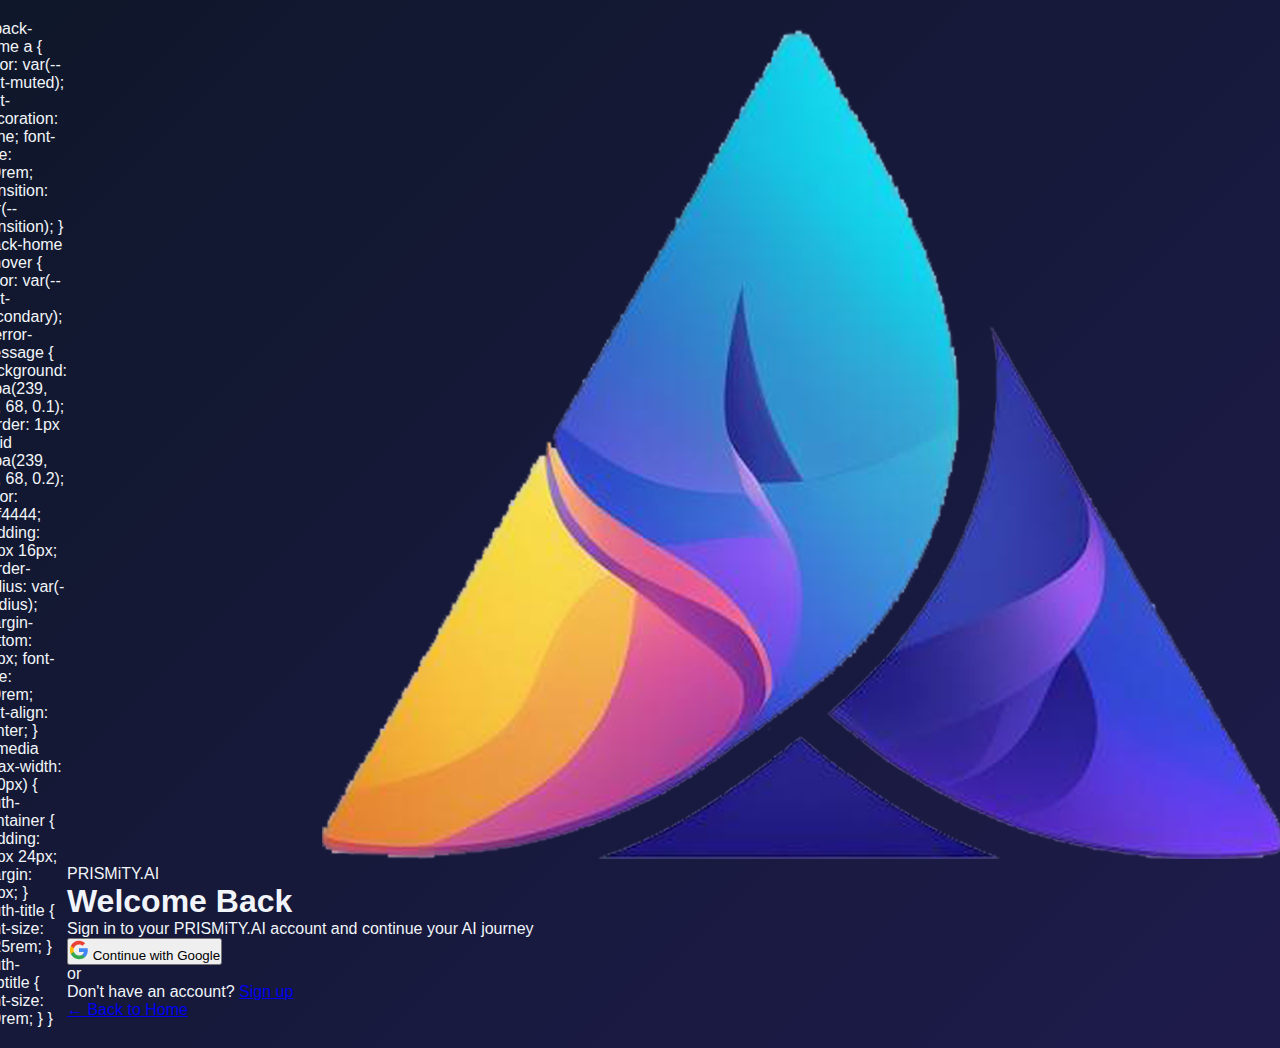
<file: public/login.html>
<!DOCTYPE html>
<html lang="en">
<head>
    <meta charset="UTF-8">
    <meta name="viewport" content="width=device-width, initial-scale=1.0">
    <title>Login - Prismity AI</title>
    <link rel="icon" type="image/png" href="Logo_of_an_AI_called_Prismity.png">
    <style>
    :root {
      --primary: #6366f1;
      --secondary: #8b5cf6;
      --accent: #06b6d4;
      --background: #0f172a;
      --surface: #1e293b;
      --surface-light: #334155;
      --text-primary: #f1f5f9;
      --text-secondary: #cbd5e1;
      --text-muted: #64748b;
      --border-color: #374151;
      --success: #10b981;
      --warning: #f59e0b;
      --error: #ef4444;
      --radius: 8px;
      --radius-lg: 12px;
      --shadow: 0 4px 6px -1px rgba(0, 0, 0, 0.1);
      --shadow-sm: 0 1px 2px 0 rgba(0, 0, 0, 0.05);
      --transition: all 0.2s ease-in-out;
    }

    * {
      margin: 0;
      padding: 0;
      box-sizing: border-box;
    }

    body {
      font-family: -apple-system, BlinkMacSystemFont, 'Segoe UI', Roboto, 'Helvetica Neue', Arial, sans-serif;
      background: linear-gradient(135deg, var(--background) 0%, #1e1b4b 100%);
      color: var(--text-primary);
      min-height: 100vh;
      display: flex;
      align-items: center;
      justify-content: center;
      padding: 20px;
    }

    .login-container {
      background: var(--surface);
      border-radius: var(--radius-lg);
      padding: 48px;
      width: 100%;
      max-width: 480px;
      box-shadow: var(--shadow);
      border: 1px solid var(--border-color);
    }

    .login-header {
      text-align: center;
      margin-bottom: 32px;
    }

    .logo {
      width: 64px;
      height: 64px;
      margin: 0 auto 16px;
      border-radius: var(--radius);
    }

    .login-title {
      font-size: 2rem;
      font-weight: 700;
      margin-bottom: 8px;
      background: linear-gradient(135deg, var(--primary), var(--secondary));
      -webkit-background-clip: text;
      -webkit-text-fill-color: transparent;
      background-clip: text;
    }

    .login-description {


<!DOCTYPE html>
<html lang="en">
<head>
  <meta charset="UTF-8">
  <meta name="viewport" content="width=device-width, initial-scale=1.0">
  <title>Log In - PRISMiTY.AI</title>
  <link rel="stylesheet" href="style.css">
  <link href="https://fonts.googleapis.com/css2?family=Inter:wght@300;400;500;600;700;800;900&display=swap" rel="stylesheet">
  <style>
    .auth-page {
      min-height: 100vh;
      background: var(--bg-primary);
      display: flex;
      align-items: center;
      justify-content: center;
      padding: 20px;
      position: relative;
      overflow: hidden;
    }

    .auth-page::before {
      content: '';
      position: absolute;
      top: 0;
      left: 0;
      right: 0;
      bottom: 0;
      background: var(--prismity-subtle);
      opacity: 0.3;
    }

    .auth-container {
      background: var(--bg-secondary);
      border: 1px solid var(--border-color);
      border-radius: var(--radius-xl);
      padding: 48px;
      max-width: 440px;
      width: 100%;
      box-shadow: var(--shadow-xl);
      position: relative;
      z-index: 1;
      backdrop-filter: blur(20px);
    }

    .auth-header {
      text-align: center;
      margin-bottom: 40px;
    }

    .auth-logo {
      display: flex;
      align-items: center;
      justify-content: center;
      gap: 12px;
      margin-bottom: 24px;
    }

    .auth-logo img {
      width: 48px;
      height: 48px;
      border-radius: 8px;
    }

    .auth-logo-text {
      font-size: 1.8rem;
      font-weight: 700;
      background: var(--prismity-text-gradient);
      -webkit-background-clip: text;
      -webkit-text-fill-color: transparent;
      background-clip: text;
      font-family: var(--font-heading);
    }

    .auth-title {
      font-size: 1.5rem;
      font-weight: 700;
      color: var(--text-primary);
      margin-bottom: 8px;
    }

    .auth-subtitle {
      col.login-description {
      color: var(--text-secondary);
      font-size: 1rem;
      line-height: 1.5;
    }

    .google-auth-btn {
      width: 100%;
      padding: 16px 24px;
      background: white;
      color: #1f2937;
      border: 1px solid #e5e7eb;
      border-radius: var(--radius-lg);
      font-size: 1rem;
      font-weight: 600;
      cursor: pointer;
      display: flex;
      align-items: center;
      justify-content: center;
      gap: 12px;
      transition: var(--transition);
      margin-bottom: 24px;
      box-shadow: var(--shadow-sm);
    }

    .google-auth-btn:hover {
      background: #f9fafb;
      transform: translateY(-1px);
      box-shadow: var(--shadow);
    }

    .google-auth-btn:active {
      transform: translateY(0);
    }

    .divider {
      display: flex;
      align-items: center;
      margin: 24px 0;
      color: var(--text-muted);
      font-size: 0.9rem;
    }

    .divider::before,
    .divider::after {
      content: '';
      flex: 1;
      height: 1px;
      background: var(--border-color);
    }

    .divider span {
      padding: 0 16px;
    }

    .auth-links {
      text-align: center;
      margin-top: 24px;
    }

    .auth-link {
      color: var(--primary);
      text-decoration: none;
      font-weight: 600;
      transition: var(--transition);
    }

    .auth-link:hover {
      color: var(--secondary);
      text-decoration: underline;
    }

    .back-home {
      text-align: center;
      margin-top: 32px;
      padding-top: 24px;
      border-top: 1px solid var(--border-color);
    }

    .back-home a {
      color: var(--text-muted);
      text-decoration: none;
      font-size: 0.9rem;
      transition: var(--transition);
    }

    .back-home a:hover {
      color: var(--primary);
    }

    @media (max-width: 640px) {
      .login-container {
        padding: 32px 24px;
      }
      
      .login-title {
        font-size: 1.75rem;
      }
    }
    </style>
</head>
<body>
    <div class="login-container">
        <div class="login-header">
            <img src="Logo_of_an_AI_called_Prismity.png" alt="Prismity AI" class="logo">
            <h1 class="login-title">Welcome Back</h1>
            <p class="login-description">Sign in to continue to Prismity AI</p>
        </div>

        <div class="login-form">
            <button class="google-auth-btn" onclick="handleGoogleLogin()">
                <svg width="20" height="20" viewBox="0 0 24 24">
                    <path fill="#4285F4" d="M22.56 12.25c0-.78-.07-1.53-.2-2.25H12v4.26h5.92c-.26 1.37-1.04 2.53-2.21 3.31v2.77h3.57c2.08-1.92 3.28-4.74 3.28-8.09z"/>
                    <path fill="#34A853" d="M12 23c2.97 0 5.46-.98 7.28-2.66l-3.57-2.77c-.98.66-2.23 1.06-3.71 1.06-2.86 0-5.29-1.93-6.16-4.53H2.18v2.84C3.99 20.53 7.7 23 12 23z"/>
                    <path fill="#FBBC05" d="M5.84 14.09c-.22-.66-.35-1.36-.35-2.09s.13-1.43.35-2.09V7.07H2.18C1.43 8.55 1 10.22 1 12s.43 3.45 1.18 4.93l2.85-2.22.81-.62z"/>
                    <path fill="#EA4335" d="M12 5.38c1.62 0 3.06.56 4.21 1.64l3.15-3.15C17.45 2.09 14.97 1 12 1 7.7 1 3.99 3.47 2.18 7.07l3.66 2.84c.87-2.6 3.3-4.53 6.16-4.53z"/>
                </svg>
                Continue with Google
            </button>

            <div class="divider">
                <span>Or</span>
            </div>

            <div class="auth-links">
                <p>Don't have an account? <a href="/signup" class="auth-link">Sign up here</a></p>
            </div>
        </div>

        <div class="back-home">
            <a href="/">← Back to Home</a>
        </div>
    </div>

    <script>
        function handleGoogleLogin() {
            window.location.href = '/set-auth-intent/login';
        }

        // Check for auth errors
        const urlParams = new URLSearchParams(window.location.search);
        if (urlParams.get('error') === 'auth_failed') {
            alert('Authentication failed. Please try again.');
        }
    </script>
</body>
</html>
    }

    .back-home a {
      color: var(--text-muted);
      text-decoration: none;
      font-size: 0.9rem;
      transition: var(--transition);
    }

    .back-home a:hover {
      color: var(--text-secondary);
    }

    .error-message {
      background: rgba(239, 68, 68, 0.1);
      border: 1px solid rgba(239, 68, 68, 0.2);
      color: #ef4444;
      padding: 12px 16px;
      border-radius: var(--radius);
      margin-bottom: 24px;
      font-size: 0.9rem;
      text-align: center;
    }

    @media (max-width: 480px) {
      .auth-container {
        padding: 32px 24px;
        margin: 10px;
      }

      .auth-title {
        font-size: 1.25rem;
      }

      .auth-subtitle {
        font-size: 0.9rem;
      }
    }
  </style>
</head>
<body>
  <div class="auth-page">
    <div class="auth-container">
      <div class="auth-header">
        <div class="auth-logo">
          <img src="Logo_of_an_AI_called_Prismity.png" alt="Prismity AI">
          <span class="auth-logo-text">PRISMiTY.AI</span>
        </div>
        <h1 class="auth-title">Welcome Back</h1>
        <p class="auth-subtitle">Sign in to your PRISMiTY.AI account and continue your AI journey</p>
      </div>

      <div id="error-container"></div>

      <button class="google-auth-btn" onclick="loginWithGoogle()">
        <svg width="20" height="20" viewBox="0 0 24 24">
          <path fill="#4285f4" d="M22.56 12.25c0-.78-.07-1.53-.2-2.25H12v4.26h5.92c-.26 1.37-1.04 2.53-2.21 3.31v2.77h3.57c2.08-1.92 3.28-4.74 3.28-8.09z"/>
          <path fill="#34a853" d="M12 23c2.97 0 5.46-.98 7.28-2.66l-3.57-2.77c-.98.66-2.23 1.06-3.71 1.06-2.86 0-5.29-1.93-6.16-4.53H2.18v2.84C3.99 20.53 7.7 23 12 23z"/>
          <path fill="#fbbc04" d="M5.84 14.09c-.22-.66-.35-1.36-.35-2.09s.13-1.43.35-2.09V7.07H2.18C1.43 8.55 1 10.22 1 12s.43 3.45 1.18 4.93l2.85-2.22.81-.62z"/>
          <path fill="#ea4335" d="M12 5.38c1.62 0 3.06.56 4.21 1.64l3.15-3.15C17.45 2.09 14.97 1 12 1 7.7 1 3.99 3.47 2.18 7.07l3.66 2.84c.87-2.6 3.3-4.53 6.16-4.53z"/>
        </svg>
        Continue with Google
      </button>

      <div class="divider">
        <span>or</span>
      </div>

      <div class="auth-links">
        <p>Don't have an account? <a href="/signup" class="auth-link">Sign up</a></p>
      </div>

      <div class="back-home">
        <a href="/">← Back to Home</a>
      </div>
    </div>
  </div>

  <script>
    function loginWithGoogle() {
      window.location.href = '/set-auth-intent/login';
    }

    // Check for error parameter
    const urlParams = new URLSearchParams(window.location.search);
    const error = urlParams.get('error');
    if (error === 'auth_failed') {
      const errorContainer = document.getElementById('error-container');
      errorContainer.innerHTML = '<div class="error-message">Authentication failed. Please try again.</div>';
    }
  </script>
</body>
</html>
</file>
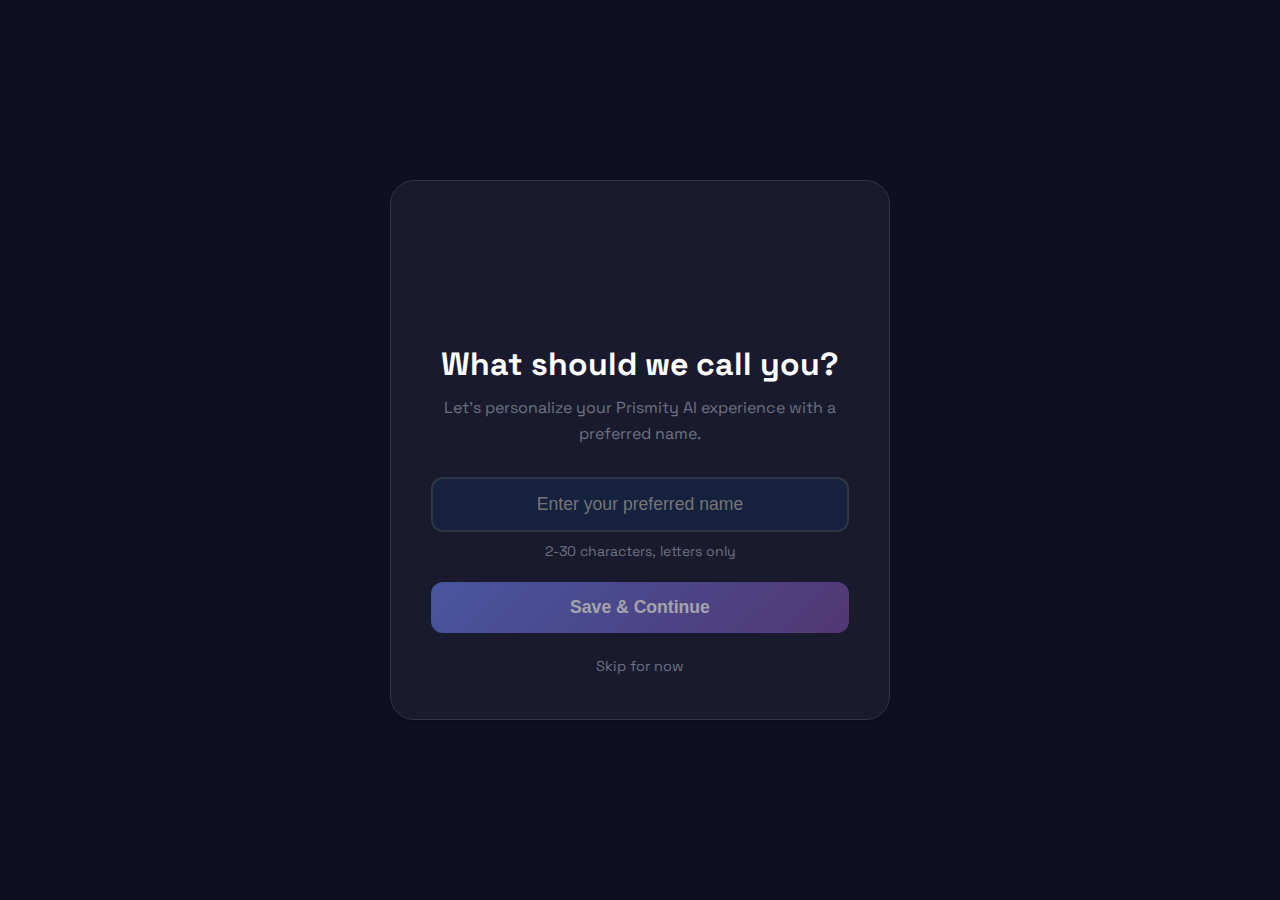
<file: public/set-name.html>
<!DOCTYPE html>
<html lang="en">
<head>
  <meta charset="UTF-8">
  <meta name="viewport" content="width=device-width, initial-scale=1.0">
  <title>Set Your Name - Prismity AI</title>
  <link rel="stylesheet" href="style.css">
  <style>
    .name-setup-container {
      min-height: 100vh;
      display: flex;
      align-items: center;
      justify-content: center;
      background: var(--bg-primary);
      padding: 20px;
    }
    
    .name-setup-card {
      background: var(--bg-secondary);
      border-radius: var(--radius-xl);
      padding: 40px;
      max-width: 500px;
      width: 100%;
      text-align: center;
      border: 1px solid var(--border-color);
      box-shadow: var(--shadow);
    }
    
    .setup-icon {
      font-size: 4rem;
      margin-bottom: 20px;
      opacity: 0;
      animation: icon-bounce 1s ease-out forwards;
    }
    
    .setup-title {
      font-size: 2rem;
      font-weight: 700;
      margin-bottom: 10px;
      color: var(--text-primary);
    }
    
    .setup-subtitle {
      color: var(--text-muted);
      margin-bottom: 30px;
      line-height: 1.6;
    }
    
    .name-input-group {
      margin-bottom: 20px;
    }
    
    .name-input {
      width: 100%;
      padding: 15px 20px;
      border: 2px solid var(--border-color);
      border-radius: var(--radius);
      background: var(--bg-tertiary);
      color: var(--text-primary);
      font-size: 1.1rem;
      text-align: center;
      transition: var(--transition);
      box-sizing: border-box;
    }
    
    .name-input:focus {
      outline: none;
      border-color: #667eea;
      box-shadow: 0 0 0 3px rgba(102, 126, 234, 0.1);
    }
    
    .name-validation {
      margin-top: 8px;
      font-size: 0.875rem;
      color: var(--text-muted);
    }
    
    .name-validation.error {
      color: #ef4444;
    }
    
    .name-validation.success {
      color: #10b981;
    }
    
    .save-name-btn {
      background: var(--primary-gradient);
      color: white;
      border: none;
      padding: 15px 40px;
      border-radius: var(--radius);
      font-size: 1.1rem;
      font-weight: 600;
      cursor: pointer;
      transition: var(--transition);
      width: 100%;
      margin-bottom: 20px;
    }
    
    .save-name-btn:hover:not(:disabled) {
      transform: translateY(-2px);
      box-shadow: var(--shadow);
    }
    
    .save-name-btn:disabled {
      opacity: 0.6;
      cursor: not-allowed;
    }
    
    .skip-link {
      color: var(--text-muted);
      text-decoration: none;
      font-size: 0.9rem;
    }
    
    .skip-link:hover {
      color: var(--text-primary);
      text-decoration: underline;
    }
    
    @keyframes icon-bounce {
      0% { transform: scale(0.3); opacity: 0; }
      50% { transform: scale(1.1); opacity: 0.8; }
      100% { transform: scale(1); opacity: 1; }
    }
  </style>
</head>
<body>
  <div class="name-setup-container">
    <div class="name-setup-card">
      <div class="setup-icon">👋</div>
      <h1 class="setup-title">What should we call you?</h1>
      <p class="setup-subtitle">
        Let's personalize your Prismity AI experience with a preferred name.
      </p>
      
      <div class="name-input-group">
        <input 
          type="text" 
          id="preferred-name" 
          class="name-input" 
          placeholder="Enter your preferred name"
          maxlength="30"
          autocomplete="given-name"
        >
        <div class="name-validation" id="name-validation">
          2-30 characters, letters only
        </div>
      </div>
      
      <button class="save-name-btn" id="save-name-btn" disabled>
        Save & Continue
      </button>
      
      <a href="/" class="skip-link">Skip for now</a>
    </div>
  </div>

  <script>
    const nameInput = document.getElementById('preferred-name');
    const saveBtn = document.getElementById('save-name-btn');
    const validation = document.getElementById('name-validation');
    
    function validateName(name) {
      const nameRegex = /^[a-zA-Z\s]{2,30}$/;
      return nameRegex.test(name.trim());
    }
    
    nameInput.addEventListener('input', function() {
      const name = this.value.trim();
      
      if (name.length === 0) {
        validation.textContent = '2-30 characters, letters only';
        validation.className = 'name-validation';
        saveBtn.disabled = true;
      } else if (validateName(name)) {
        validation.textContent = '✓ Looks good!';
        validation.className = 'name-validation success';
        saveBtn.disabled = false;
      } else {
        validation.textContent = 'Please use only letters (2-30 characters)';
        validation.className = 'name-validation error';
        saveBtn.disabled = true;
      }
    });
    
    saveBtn.addEventListener('click', async function() {
      const name = nameInput.value.trim();
      
      if (!validateName(name)) return;
      
      saveBtn.disabled = true;
      saveBtn.textContent = 'Saving...';
      
      try {
        const response = await fetch('/api/set-preferred-name', {
          method: 'POST',
          headers: {
            'Content-Type': 'application/json'
          },
          body: JSON.stringify({ preferredName: name })
        });
        
        if (response.ok) {
          window.location.href = '/';
        } else {
          throw new Error('Failed to save name');
        }
      } catch (error) {
        console.error('Error saving name:', error);
        validation.textContent = 'Error saving name. Please try again.';
        validation.className = 'name-validation error';
        saveBtn.disabled = false;
        saveBtn.textContent = 'Save & Continue';
      }
    });
    
    // Allow Enter key to submit
    nameInput.addEventListener('keypress', function(e) {
      if (e.key === 'Enter' && !saveBtn.disabled) {
        saveBtn.click();
      }
    });
  </script>
</body>
</html>
</file>
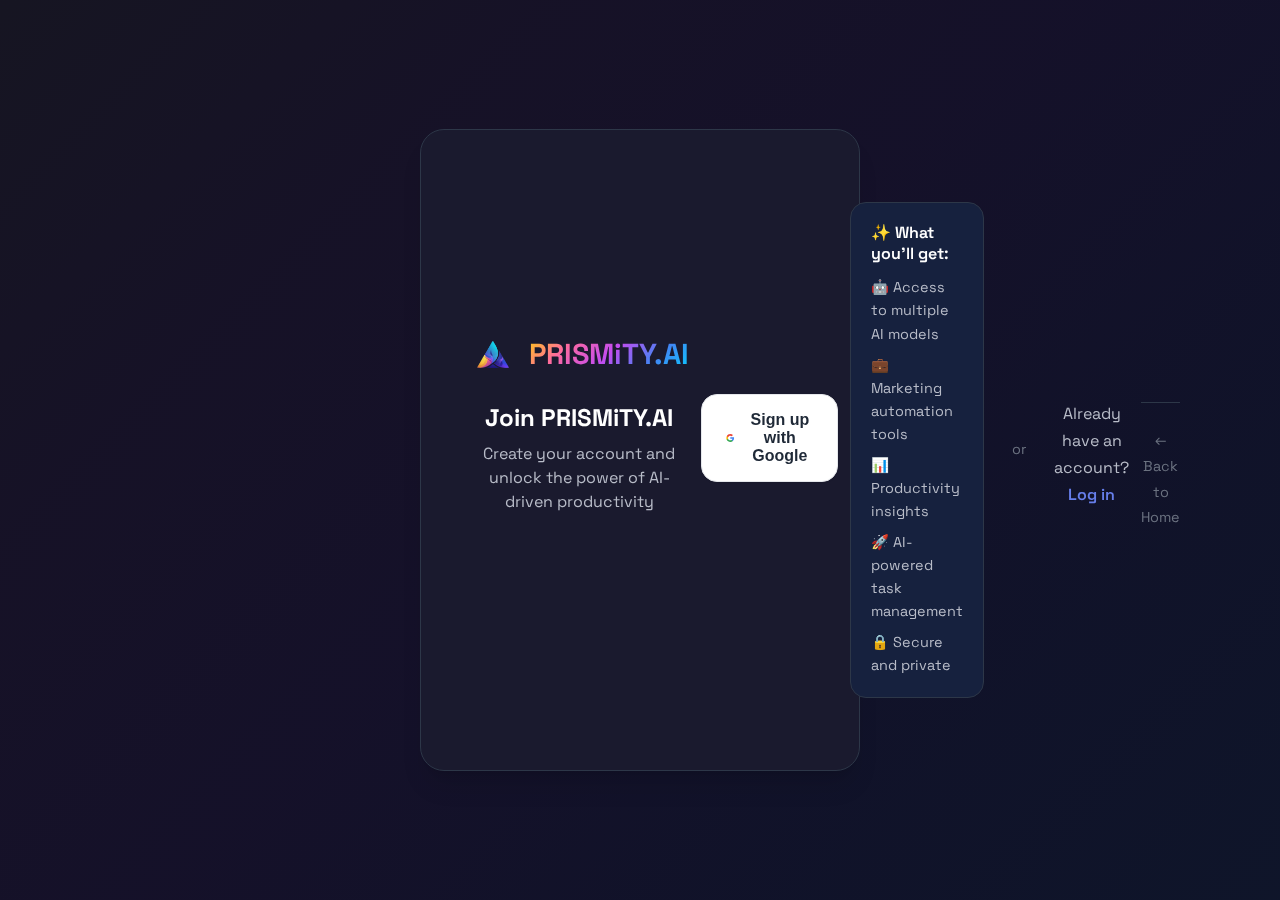
<file: public/signup.html>
<!DOCTYPE html>
<html lang="en">
<head>
  <meta charset="UTF-8">
  <meta name="viewport" content="width=device-width, initial-scale=1.0">
  <title>Sign Up - PRISMiTY.AI</title>
  <link rel="stylesheet" href="style.css">
  <link href="https://fonts.googleapis.com/css2?family=Inter:wght@300;400;500;600;700;800;900&display=swap" rel="stylesheet">
  <style>
    .auth-page {
      min-height: 100vh;
      background: var(--bg-primary);
      display: flex;
      align-items: center;
      justify-content: center;
      padding: 20px;
      position: relative;
      overflow: hidden;
    }

    .auth-page::before {
      content: '';
      position: absolute;
      top: 0;
      left: 0;
      right: 0;
      bottom: 0;
      background: var(--prismity-subtle);
      opacity: 0.3;
    }

    .auth-container {
      background: var(--bg-secondary);
      border: 1px solid var(--border-color);
      border-radius: var(--radius-xl);
      padding: 48px;
      max-width: 440px;
      width: 100%;
      box-shadow: var(--shadow-xl);
      position: relative;
      z-index: 1;
      backdrop-filter: blur(20px);
    }

    .auth-header {
      text-align: center;
      margin-bottom: 40px;
    }

    .auth-logo {
      display: flex;
      align-items: center;
      justify-content: center;
      gap: 12px;
      margin-bottom: 24px;
    }

    .auth-logo img {
      width: 48px;
      height: 48px;
      border-radius: 8px;
    }

    .auth-logo-text {
      font-size: 1.8rem;
      font-weight: 700;
      background: var(--prismity-text-gradient);
      -webkit-background-clip: text;
      -webkit-text-fill-color: transparent;
      background-clip: text;
      font-family: var(--font-heading);
    }

    .auth-title {
      font-size: 1.5rem;
      font-weight: 700;
      color: var(--text-primary);
      margin-bottom: 8px;
    }

    .auth-subtitle {
      color: var(--text-secondary);
      font-size: 1rem;
      line-height: 1.5;
    }

    .google-auth-btn {
      width: 100%;
      padding: 16px 24px;
      background: white;
      color: #1f2937;
      border: 1px solid #e5e7eb;
      border-radius: var(--radius-lg);
      font-size: 1rem;
      font-weight: 600;
      cursor: pointer;
      display: flex;
      align-items: center;
      justify-content: center;
      gap: 12px;
      transition: var(--transition);
      margin-bottom: 24px;
      box-shadow: var(--shadow-sm);
    }

    .google-auth-btn:hover {
      background: #f9fafb;
      transform: translateY(-1px);
      box-shadow: var(--shadow);
    }

    .features-list {
      background: var(--bg-tertiary);
      border: 1px solid var(--border-color);
      border-radius: var(--radius-lg);
      padding: 20px;
      margin: 24px 0;
    }

    .features-list h3 {
      font-size: 1rem;
      font-weight: 600;
      color: var(--text-primary);
      margin-bottom: 12px;
    }

    .features-list ul {
      list-style: none;
      padding: 0;
      margin: 0;
    }

    .features-list li {
      display: flex;
      align-items: center;
      gap: 8px;
      margin-bottom: 8px;
      color: var(--text-secondary);
      font-size: 0.9rem;
    }

    .features-list li:last-child {
      margin-bottom: 0;
    }

    .divider {
      display: flex;
      align-items: center;
      margin: 24px 0;
      color: var(--text-muted);
      font-size: 0.9rem;
    }

    .divider::before,
    .divider::after {
      content: '';
      flex: 1;
      height: 1px;
      background: var(--border-color);
    }

    .divider span {
      padding: 0 16px;
    }

    .auth-links {
      text-align: center;
      margin-top: 24px;
    }

    .auth-link {
      color: var(--primary);
      text-decoration: none;
      font-weight: 600;
      transition: var(--transition);
    }

    .auth-link:hover {
      color: var(--secondary);
      text-decoration: underline;
    }

    .back-home {
      text-align: center;
      margin-top: 32px;
      padding-top: 24px;
      border-top: 1px solid var(--border-color);
    }

    .back-home a {
      color: var(--text-muted);
      text-decoration: none;
      font-size: 0.9rem;
      transition: var(--transition);
    }

    .back-home a:hover {
      color: var(--text-secondary);
    }

    @media (max-width: 480px) {
      .auth-container {
        padding: 32px 24px;
        margin: 10px;
      }

      .auth-title {
        font-size: 1.25rem;
      }

      .auth-subtitle {
        font-size: 0.9rem;
      }
    }
  </style>
</head>
<body>
  <div class="auth-page">
    <div class="auth-container">
      <div class="auth-header">
        <div class="auth-logo">
          <img src="Logo_of_an_AI_called_Prismity.png" alt="Prismity AI">
          <span class="auth-logo-text">PRISMiTY.AI</span>
        </div>
        <h1 class="auth-title">Join PRISMiTY.AI</h1>
        <p class="auth-subtitle">Create your account and unlock the power of AI-driven productivity</p>
      </div>

      <button class="google-auth-btn" onclick="signupWithGoogle()">
        <svg width="20" height="20" viewBox="0 0 24 24">
          <path fill="#4285f4" d="M22.56 12.25c0-.78-.07-1.53-.2-2.25H12v4.26h5.92c-.26 1.37-1.04 2.53-2.21 3.31v2.77h3.57c2.08-1.92 3.28-4.74 3.28-8.09z"/>
          <path fill="#34a853" d="M12 23c2.97 0 5.46-.98 7.28-2.66l-3.57-2.77c-.98.66-2.23 1.06-3.71 1.06-2.86 0-5.29-1.93-6.16-4.53H2.18v2.84C3.99 20.53 7.7 23 12 23z"/>
          <path fill="#fbbc04" d="M5.84 14.09c-.22-.66-.35-1.36-.35-2.09s.13-1.43.35-2.09V7.07H2.18C1.43 8.55 1 10.22 1 12s.43 3.45 1.18 4.93l2.85-2.22.81-.62z"/>
          <path fill="#ea4335" d="M12 5.38c1.62 0 3.06.56 4.21 1.64l3.15-3.15C17.45 2.09 14.97 1 12 1 7.7 1 3.99 3.47 2.18 7.07l3.66 2.84c.87-2.6 3.3-4.53 6.16-4.53z"/>
        </svg>
        Sign up with Google
      </button>

      <div class="features-list">
        <h3>✨ What you'll get:</h3>
        <ul>
          <li>🤖 Access to multiple AI models</li>
          <li>💼 Marketing automation tools</li>
          <li>📊 Productivity insights</li>
          <li>🚀 AI-powered task management</li>
          <li>🔒 Secure and private</li>
        </ul>
      </div>

      <div class="divider">
        <span>or</span>
      </div>

      <div class="auth-links">
        <p>Already have an account? <a href="/login" class="auth-link">Log in</a></p>
      </div>

      <div class="back-home">
        <a href="/">← Back to Home</a>
      </div>
    </div>
  </div>

  <script>
    function signupWithGoogle() {
      window.location.href = '/set-auth-intent/signup';
    }
  </script>
</body>
</html>
</file>
<file: public/style.css>
/* Import Fun City Level 2 Basic font or fallback */
@import url('https://fonts.googleapis.com/css2?family=Orbitron:wght@400;500;600;700;800;900&family=Space+Grotesk:wght@300;400;500;600;700&display=swap');

/* Enhanced CSS Variables */
:root {
  /* Typography - Using Space Grotesk as closest alternative to Fun City Level 2 Basic */
  --font-heading: 'Space Grotesk', 'Orbitron', -apple-system, BlinkMacSystemFont, 'Segoe UI', system-ui, sans-serif;
  --font-body: 'Space Grotesk', -apple-system, BlinkMacSystemFont, 'Segoe UI', system-ui, sans-serif;
  --font-mono: 'SF Mono', 'Monaco', 'Inconsolata', 'Roboto Mono', 'Consolas', monospace;

  --primary-gradient: linear-gradient(135deg, #667eea 0%, #764ba2 100%);
  --secondary-gradient: linear-gradient(135deg, #f093fb 0%, #f5576c 100%);
  --success-gradient: linear-gradient(135deg, #4facfe 0%, #00f2fe 100%);
  --warning-gradient: linear-gradient(135deg, #fa709a 0%, #fee140 100%);

  --bg-primary: #0f0f23;
  --bg-secondary: #1a1a2e;
  --bg-tertiary: #16213e;
  --bg-chat: #1e2139;

  --text-primary: #ffffff;
  --text-secondary: #b8bcc8;
  --text-muted: #6b7280;

  --border-color: #2d3748;
  --border-light: #374151;

  --shadow-sm: 0 1px 2px 0 rgb(0 0 0 / 0.05);
  --shadow: 0 1px 3px 0 rgb(0 0 0 / 0.1), 0 1px 2px -1px rgb(0 0 0 / 0.1);
  --shadow-lg: 0 10px 15px -3px rgb(0 0 0 / 0.1), 0 4px 6px -4px rgb(0 0 0 / 0.1);
  --shadow-xl: 0 20px 25px -5px rgb(0 0 0 / 0.1), 0 8px 10px -6px rgb(0 0 0 / 0.1);

  --radius-sm: 6px;
  --radius: 12px;
  --radius-lg: 16px;
  --radius-xl: 24px;

  --transition: all 0.3s cubic-bezier(0.4, 0, 0.2, 1);
  --transition-fast: all 0.15s ease-out;

  /* Colors - Enhanced with Prismity branding */
  --primary: #667eea;
  --secondary: #764ba2;
  --accent: #f093fb;
  --success: #4ade80;
  --warning: #fbbf24;
  --error: #f87171;

  /* Prismity Brand Gradients */
  --prismity-gradient: linear-gradient(135deg, #ffd700 0%, #ff6b9d 25%, #c44cf0 50%, #4285f4 75%, #00d4ff 100%);
  --prismity-text-gradient: linear-gradient(135deg, #ffd700, #ff6b9d, #c44cf0, #4285f4, #00d4ff);
  --prismity-subtle: linear-gradient(135deg, rgba(255, 215, 0, 0.1), rgba(255, 107, 157, 0.1), rgba(196, 76, 240, 0.1), rgba(66, 133, 244, 0.1), rgba(0, 212, 255, 0.1));

  font-family: var(--font-body);
}

/* Light theme variables */
[data-theme="light"] {
  --bg-primary: #ffffff;
  --bg-secondary: #f8fafc;
  --bg-tertiary: #f1f5f9;
  --bg-chat: #ffffff;

  --text-primary: #1e293b;
  --text-secondary: #475569;
  --text-muted: #64748b;

  --border-color: #e2e8f0;
  --border-light: #cbd5e1;
}

/* Global reset and base styles */
* {
  box-sizing: border-box;
  margin: 0;
  padding: 0;
}

body {
  background: var(--bg-primary);
  color: var(--text-primary);
  font-family: var(--font-body);
  line-height: 1.6;
  min-height: 100vh;
  transition: var(--transition);
  overflow-x: hidden;
}

/* Enhanced typography styles */
h1,
h2,
h3,
h4,
h5,
h6 {
  font-family: var(--font-heading);
  font-weight: 700;
  line-height: 1.3;
  margin-bottom: 0.5em;
  color: var(--text-primary);
}

h1 {
  font-size: 2.5rem;
}

h2 {
  font-size: 2rem;
}

h3 {
  font-size: 1.5rem;
}

h4 {
  font-size: 1.25rem;
}

h5 {
  font-size: 1.125rem;
}

h6 {
  font-size: 1rem;
}

p {
  margin-bottom: 1rem;
  line-height: 1.7;
  color: var(--text-secondary);
}

/* Enhanced list styling */
ul,
ol {
  margin: 1rem 0;
  padding-left: 1.5rem;
}

ul li {
  position: relative;
  margin-bottom: 0.5rem;
  line-height: 1.6;
  color: var(--text-secondary);
}

ul li::marker {
  color: var(--text-primary);
  font-weight: 600;
}

ol li {
  margin-bottom: 0.5rem;
  line-height: 1.6;
  color: var(--text-secondary);
}

ol li::marker {
  color: var(--text-primary);
  font-weight: 600;
}

/* Nested lists */
ul ul,
ol ol,
ul ol,
ol ul {
  margin: 0.5rem 0;
  padding-left: 1.25rem;
}

/* Enhanced Code styling with syntax highlighting support */
code {
  font-family: var(--font-mono);
  font-size: 0.875rem;
  background: var(--bg-tertiary);
  padding: 0.125rem 0.375rem;
  border-radius: var(--radius-sm);
  color: var(--text-primary);
  border: 1px solid var(--border-color);
  word-wrap: break-word;
}

pre {
  background: #0d1117 !important; /* GitHub Dark background */
  border: 1px solid var(--border-color);
  border-radius: var(--radius);
  padding: 1rem;
  overflow-x: auto;
  margin: 1rem 0;
  position: relative;
  box-shadow: var(--shadow);
}

pre code {
  background: none !important;
  padding: 0;
  border: none;
  font-size: 0.875rem;
  line-height: 1.6;
  color: #e6edf3 !important; /* GitHub Dark text color */
  display: block;
  white-space: pre;
  word-wrap: normal;
}

/* Syntax highlighting overrides for better contrast */
.hljs {
  background: #0d1117 !important;
  color: #e6edf3 !important;
  padding: 0 !important;
}

/* Enhanced table styling */
table {
  border-collapse: collapse;
  width: 100%;
  margin: 1rem 0;
  background: var(--bg-secondary);
  border-radius: var(--radius);
  overflow: hidden;
  box-shadow: var(--shadow-sm);
}

th,
td {
  padding: 12px 16px;
  text-align: left;
  border-bottom: 1px solid var(--border-color);
}

th {
  background: var(--bg-tertiary);
  font-weight: 600;
  color: var(--text-primary);
  border-bottom: 2px solid var(--border-light);
}

tr:hover {
  background: var(--bg-tertiary);
}

tr:last-child td {
  border-bottom: none;
}

/* Enhanced blockquote styling */
blockquote {
  border-left: 4px solid var(--primary);
  background: var(--bg-tertiary);
  padding: 1rem 1.5rem;
  margin: 1rem 0;
  border-radius: 0 var(--radius) var(--radius) 0;
  font-style: italic;
  color: var(--text-secondary);
  box-shadow: var(--shadow-sm);
}

blockquote p {
  margin-bottom: 0.5rem;
}

blockquote p:last-child {
  margin-bottom: 0;
}

/* Checkbox styling for task lists */
input[type="checkbox"] {
  margin-right: 8px;
  transform: scale(1.1);
}

/* Horizontal rule styling */
hr {
  border: none;
  height: 2px;
  background: linear-gradient(90deg, transparent, var(--border-color), transparent);
  margin: 2rem 0;
}

/* Copy button for code blocks */
pre::before {
  content: attr(data-lang);
  position: absolute;
  top: 8px;
  right: 8px;
  background: rgba(255, 255, 255, 0.1);
  color: rgba(255, 255, 255, 0.7);
  padding: 2px 8px;
  border-radius: var(--radius-sm);
  font-size: 0.75rem;
  font-weight: 500;
  text-transform: uppercase;
  letter-spacing: 0.5px;
}

/* Enhanced link styling within messages */
.message a {
  color: var(--primary);
  text-decoration: none;
  border-bottom: 1px solid transparent;
  transition: var(--transition);
}

.message a:hover {
  border-bottom-color: var(--primary);
  color: var(--secondary);
}

/* Bold and italic text */
strong,
b {
  font-weight: 700;
  color: var(--text-primary);
}

em,
i {
  font-style: italic;
  color: var(--text-primary);
}

/* Enhanced top navigation */
.top-nav {
  position: fixed;
  top: 0;
  left: 0;
  right: 0;
  height: 60px;
  background: var(--bg-secondary);
  backdrop-filter: blur(10px);
  border-bottom: 1px solid var(--border-color);
  display: flex;
  align-items: center;
  justify-content: space-between;
  padding: 0 20px;
  z-index: 1000;
  box-shadow: var(--shadow);
}

.nav-left,
.nav-right {
  display: flex;
  align-items: center;
  gap: 15px;
}

.logo-container {
  display: flex;
  align-items: center;
  gap: 8px;
  font-weight: 600;
  font-size: 18px;
}

.logo-icon {
  width: 32px;
  height: 32px;
  object-fit: contain;
  animation: pulse 2s infinite;
  border-radius: 4px;
}

/* Auth logo styling with proper aspect ratio */
.auth-logo {
  display: flex;
  align-items: center;
  gap: 12px;
  margin-bottom: 24px;
}

.auth-logo img {
  width: 48px;
  height: 48px;
  object-fit: contain;
  border-radius: 8px;
}

.auth-logo-text {
  font-size: 1.5rem;
  font-weight: 700;
  background: var(--prismity-text-gradient);
  -webkit-background-clip: text;
  -webkit-text-fill-color: transparent;
  background-clip: text;
  font-family: var(--font-heading);
}

@keyframes pulse {

  0%,
  100% {
    transform: scale(1);
  }

  50% {
    transform: scale(1.05);
  }
}

/* Enhanced hamburger menu with fixed functionality */
.toggle-btn {
  background: none;
  border: none;
  cursor: pointer;
  display: flex;
  flex-direction: column;
  gap: 4px;
  padding: 8px;
  border-radius: var(--radius-sm);
  transition: var(--transition);
  width: 36px;
  height: 36px;
  justify-content: center;
  align-items: center;
}

.toggle-btn:hover {
  background: var(--bg-tertiary);
}

.hamburger-line {
  width: 20px;
  height: 2px;
  background: var(--text-primary);
  transition: var(--transition);
  transform-origin: center;
}

/* Enhanced hamburger animation - cross when sidebar is visible */
.toggle-btn.active .hamburger-line:nth-child(1) {
  transform: rotate(45deg) translate(5px, 5px);
}

.toggle-btn.active .hamburger-line:nth-child(2) {
  opacity: 0;
  transform: scaleX(0);
}

.toggle-btn.active .hamburger-line:nth-child(3) {
  transform: rotate(-45deg) translate(7px, -6px);
}

/* Correct animation - hamburger when sidebar is visible, cross when hidden */
.sidebar.hidden~.main .toggle-btn .hamburger-line:nth-child(1),
.sidebar.hidden~.main .toggle-btn .hamburger-line:nth-child(2),
.sidebar.hidden~.main .toggle-btn .hamburger-line:nth-child(3) {
  transform: none;
  opacity: 1;
}

/* When sidebar is visible (not hidden), show cross animation */
.sidebar:not(.hidden)~.main .toggle-btn.active .hamburger-line:nth-child(1) {
  transform: rotate(45deg) translate(5px, 5px);
}

.sidebar:not(.hidden)~.main .toggle-btn.active .hamburger-line:nth-child(2) {
  opacity: 0;
  transform: scaleX(0);
}

.sidebar:not(.hidden)~.main .toggle-btn.active .hamburger-line:nth-child(3) {
  transform: rotate(-45deg) translate(7px, -6px);
}

/* Container with proper spacing */
.container {
  max-width: 1400px;
  margin: 0 auto;
  padding-top: 60px;
  min-height: 100vh;
  transition: var(--transition);
}

/* Enhanced container when sidebar is hidden */
.container.sidebar-collapsed {
  margin-left: 0;
}

/* ✨ ENHANCED IMMERSIVE HERO SECTION ✨ */
.hero-section {
  text-align: center;
  padding: 60px 20px;
  background: linear-gradient(135deg, var(--bg-secondary) 0%, var(--bg-tertiary) 100%);
  border-radius: var(--radius-lg);
  margin: 20px;
  box-shadow: var(--shadow-lg);
  transition: all 0.8s cubic-bezier(0.4, 0, 0.2, 1);
  position: relative;
  overflow: hidden;
  cursor: pointer;
}

.hero-section.fade-out {
  opacity: 0;
  transform: translateY(-20px);
  pointer-events: none;
}

/* Hero content that slides out on hover */
.hero-content {
  transition: all 0.6s cubic-bezier(0.4, 0, 0.2, 1);
  position: relative;
  z-index: 5;
}

/* Transform hero on hover */
.hero-section:hover {
  background: linear-gradient(135deg, #1a1a3a 0%, #2d1b69 50%, #1a1a3a 100%);
  box-shadow: 0 20px 40px rgba(102, 126, 234, 0.3);
  transform: scale(1.02);
}

.hero-section:hover .hero-content {
  opacity: 0;
  transform: translateY(-30px) scale(0.95);
  pointer-events: none;
}

.hero-title {
  text-transform: none;
  /* allows your exact casing: PRISMiTY.AI */
  font-size: clamp(2.5rem, 6vw, 4rem);
  font-weight: 800;
  background: var(--primary-gradient);
  -webkit-background-clip: text;
  -webkit-text-fill-color: transparent;
  background-clip: text;
  margin-bottom: 20px;
  letter-spacing: -0.02em;
}

.hero-subtitle {
  font-size: 1.25rem;
  color: var(--text-secondary);
  margin-bottom: 40px;
  max-width: 600px;
  margin-left: auto;
  margin-right: auto;
  line-height: 1.6;
}

.hero-stats {
  display: flex;
  justify-content: center;
  gap: 40px;
  flex-wrap: wrap;
}

.stat-item {
  text-align: center;
}

.stat-number {
  display: block;
  font-size: 2.25rem;
  font-weight: 800;
  background: var(--success-gradient);
  -webkit-background-clip: text;
  -webkit-text-fill-color: transparent;
  background-clip: text;
}

.stat-label {
  display: block;
  font-size: 0.95rem;
  color: var(--text-muted);
  margin-top: 4px;
  font-weight: 500;
}

/* ✨ IMMERSIVE SPIRITUAL WORLD STYLES START ✨ */
.spiritual-world {
  position: absolute;
  top: 0;
  left: 0;
  right: 0;
  bottom: 0;
  opacity: 0;
  visibility: hidden;
  transition: all 0.8s cubic-bezier(0.4, 0, 0.2, 1);
  z-index: 10;
  display: flex;
  align-items: center;
  justify-content: center;
  overflow: hidden;
}

.hero-section:hover .spiritual-world {
  opacity: 1;
  visibility: visible;
}

/* Spiritual overlay background */
.spiritual-overlay {
  position: absolute;
  top: 0;
  left: 0;
  right: 0;
  bottom: 0;
  background: radial-gradient(circle at center, rgba(102, 126, 234, 0.2) 0%, rgba(45, 27, 105, 0.4) 70%, rgba(26, 26, 58, 0.8) 100%);
  backdrop-filter: blur(2px);
  z-index: -1;
}

/* Floating animated shapes */
.floating-shapes {
  position: absolute;
  top: 0;
  left: 0;
  right: 0;
  bottom: 0;
  pointer-events: none;
  z-index: 1;
}

.shape {
  position: absolute;
  border-radius: 50%;
  opacity: 0;
  animation: float-up 8s linear infinite;
}

.shape-circle {
  width: 60px;
  height: 60px;
  background: linear-gradient(45deg, rgba(102, 126, 234, 0.3), rgba(118, 75, 162, 0.3));
  left: 10%;
  animation-delay: 0s;
}

.shape-star {
  width: 40px;
  height: 40px;
  background: radial-gradient(circle, rgba(255, 255, 255, 0.4) 0%, rgba(102, 126, 234, 0.2) 100%);
  right: 15%;
  animation-delay: 2s;
}

.shape-bubble {
  width: 80px;
  height: 80px;
  background: linear-gradient(135deg, rgba(255, 255, 255, 0.1) 0%, rgba(102, 126, 234, 0.2) 100%);
  border: 1px solid rgba(255, 255, 255, 0.2);
  left: 70%;
  animation-delay: 4s;
}

.shape-light {
  width: 30px;
  height: 30px;
  background: radial-gradient(circle, rgba(255, 255, 255, 0.6) 0%, transparent 70%);
  box-shadow: 0 0 20px rgba(255, 255, 255, 0.3);
  right: 30%;
  animation-delay: 1s;
}

.shape-glow {
  width: 50px;
  height: 50px;
  background: linear-gradient(45deg, rgba(240, 171, 252, 0.3), rgba(196, 181, 253, 0.3));
  left: 25%;
  animation-delay: 3s;
}

@keyframes float-up {
  0% {
    opacity: 0;
    transform: translateY(100vh) scale(0) rotate(0deg);
  }

  10% {
    opacity: 1;
    transform: translateY(90vh) scale(1) rotate(45deg);
  }

  90% {
    opacity: 1;
    transform: translateY(-10vh) scale(1) rotate(315deg);
  }

  100% {
    opacity: 0;
    transform: translateY(-20vh) scale(0) rotate(360deg);
  }
}

/* Spiritual content container */
.spiritual-content {
  max-width: 600px;
  text-align: center;
  z-index: 5;
  position: relative;
  padding: 40px;
  background: rgba(255, 255, 255, 0.05);
  backdrop-filter: blur(20px);
  border-radius: var(--radius-xl);
  border: 1px solid rgba(255, 255, 255, 0.1);
  box-shadow: 0 20px 60px rgba(0, 0, 0, 0.3);
  transform: translateY(20px);
  animation: spiritual-rise 1s ease-out 0.3s forwards;
}

@keyframes spiritual-rise {
  to {
    transform: translateY(0);
  }
}

.spiritual-icon {
  font-size: 3rem;
  margin-bottom: 20px;
  opacity: 0;
  animation: icon-glow 2s ease-out 0.5s forwards, gentle-float 4s ease-in-out 2s infinite;
}

@keyframes icon-glow {
  0% {
    opacity: 0;
    transform: scale(0.5);
  }

  100% {
    opacity: 1;
    transform: scale(1);
    text-shadow: 0 0 20px rgba(255, 255, 255, 0.5);
  }
}

@keyframes gentle-float {

  0%,
  100% {
    transform: translateY(0px);
  }

  50% {
    transform: translateY(-10px);
  }
}

.spiritual-verse {
  font-size: 1.3rem;
  line-height: 1.8;
  color: rgba(255, 255, 255, 0.95);
  font-style: italic;
  font-weight: 300;
  margin: 0 0 20px 0;
  opacity: 0;
  transform: translateY(30px);
  animation: verse-appear 1.2s ease-out 0.8s forwards;
  text-shadow: 0 2px 10px rgba(0, 0, 0, 0.3);
}

.spiritual-reference {
  font-size: 1rem;
  color: rgba(255, 255, 255, 0.7);
  font-weight: 500;
  opacity: 0;
  transform: translateY(20px);
  animation: reference-appear 1s ease-out 1.2s forwards;
}

.spiritual-divider {
  width: 60px;
  height: 2px;
  background: linear-gradient(90deg, transparent, rgba(255, 255, 255, 0.5), transparent);
  margin: 20px auto 0;
  opacity: 0;
  animation: divider-expand 1s ease-out 1.5s forwards;
}

@keyframes verse-appear {
  to {
    opacity: 1;
    transform: translateY(0);
  }
}

@keyframes reference-appear {
  to {
    opacity: 1;
    transform: translateY(0);
  }
}

@keyframes divider-expand {
  to {
    opacity: 1;
  }
}

/* Verse rotation transition */
.spiritual-content.verse-changing .spiritual-verse,
.spiritual-content.verse-changing .spiritual-reference {
  opacity: 0;
  transform: translateY(-20px);
  transition: all 0.5s ease-out;
}

/* Light theme adjustments */
[data-theme="light"] .spiritual-overlay {
  background: radial-gradient(circle at center, rgba(102, 126, 234, 0.1) 0%, rgba(240, 171, 252, 0.2) 70%, rgba(196, 181, 253, 0.3) 100%);
}

[data-theme="light"] .spiritual-content {
  background: rgba(255, 255, 255, 0.9);
  border: 1px solid rgba(102, 126, 234, 0.2);
  box-shadow: 0 20px 60px rgba(102, 126, 234, 0.1);
}

[data-theme="light"] .spiritual-verse {
  color: rgba(45, 27, 105, 0.9);
  text-shadow: 0 2px 10px rgba(102, 126, 234, 0.1);
}

[data-theme="light"] .spiritual-reference {
  color: rgba(45, 27, 105, 0.7);
}

/* ✨ IMMERSIVE SPIRITUAL WORLD STYLES END ✨ */

/* Main layout with enhanced sidebar behavior */
.main {
  display: flex;
  gap: 0;
  min-height: calc(100vh - 60px);
  transition: var(--transition);
}

/* Enhanced sidebar with FIXED toggle functionality */
.sidebar {
  width: 320px;
  background: var(--bg-secondary);
  border-right: 1px solid var(--border-color);
  padding: 0;
  display: flex;
  flex-direction: column;
  transition: var(--transition);
  box-shadow: var(--shadow);
  position: relative;
  flex-shrink: 0;
  overflow-y: auto;
}

/* FIXED: Proper sidebar hidden state with width collapse */
.sidebar.hidden {
  width: 0;
  min-width: 0;
  padding: 0;
  border-right: none;
  overflow: hidden;
}

.sidebar-header {
  padding: 20px;
  border-bottom: 1px solid var(--border-color);
}

.sidebar-header h2 {
  font-size: 1.1rem;
  font-weight: 600;
  margin-bottom: 16px;
  color: var(--text-primary);
}

.new-thread-btn {
  width: 100%;
  background: var(--primary-gradient);
  color: white;
  border: none;
  border-radius: var(--radius);
  padding: 12px 16px;
  font-weight: 600;
  cursor: pointer;
  display: flex;
  align-items: center;
  gap: 8px;
  transition: var(--transition);
  box-shadow: var(--shadow);
  font-size: 0.95rem;
}

.new-thread-btn:hover {
  transform: translateY(-2px);
  box-shadow: var(--shadow-lg);
}

.threads-container {
  flex: 1;
  overflow-y: auto;
  padding: 20px;
}

#threads-list {
  list-style: none;
  display: flex;
  flex-direction: column;
  gap: 8px;
}

#threads-list li {
  padding: 12px;
  background: var(--bg-tertiary);
  border-radius: var(--radius);
  cursor: pointer;
  transition: var(--transition);
  display: flex;
  justify-content: space-between;
  align-items: center;
  border: 1px solid transparent;
  font-size: 0.9rem;
}

#threads-list li:hover {
  background: var(--bg-chat);
  border-color: var(--border-light);
  transform: translateX(4px);
}

#threads-list li.active {
  background: var(--primary-gradient);
  color: white;
  box-shadow: var(--shadow);
}

.delete-thread {
  background: none;
  border: none;
  color: var(--text-muted);
  font-size: 16px;
  cursor: pointer;
  padding: 4px;
  border-radius: var(--radius-sm);
  transition: var(--transition);
}

.delete-thread:hover {
  color: #ef4444;
  background: rgba(239, 68, 68, 0.1);
}

/* NEW: Websites section styling - moved from top nav */
.websites-section {
  padding: 20px;
  border-top: 1px solid var(--border-color);
  border-bottom: 1px solid var(--border-color);
}

.websites-title {
  font-size: 1rem;
  font-weight: 600;
  margin-bottom: 16px;
  color: var(--text-primary);
  display: flex;
  align-items: center;
  gap: 8px;
}

.websites-grid {
  display: flex;
  flex-direction: column;
  gap: 8px;
  max-height: 200px;
  overflow-y: auto;
}

.website-card {
  display: flex;
  align-items: center;
  gap: 12px;
  padding: 12px;
  background: var(--bg-tertiary);
  border-radius: var(--radius);
  cursor: pointer;
  transition: var(--transition);
  border: 1px solid transparent;
}

.website-card:hover {
  background: var(--bg-chat);
  border-color: var(--border-light);
  transform: translateX(4px);
}

.website-card.active {
  background: var(--primary-gradient);
  color: white;
  box-shadow: var(--shadow);
}

.website-icon {
  font-size: 1.2rem;
  width: 32px;
  height: 32px;
  display: flex;
  align-items: center;
  justify-content: center;
  background: var(--bg-primary);
  border-radius: var(--radius-sm);
}

.website-card.active .website-icon {
  background: rgba(255, 255, 255, 0.2);
}

.website-info {
  flex: 1;
  min-width: 0;
}

.website-name {
  font-size: 0.9rem;
  font-weight: 600;
  color: var(--text-primary);
  margin-bottom: 2px;
}

.website-card.active .website-name {
  color: white;
}

.website-desc {
  font-size: 0.8rem;
  color: var(--text-muted);
}

.website-card.active .website-desc {
  color: rgba(255, 255, 255, 0.8);
}

.taskforce-main-link {
  background: linear-gradient(135deg, var(--bg-tertiary) 0%, var(--bg-secondary) 100%);
  border: 2px solid var(--border-light);
}

.taskforce-main-link:hover {
  background: var(--primary-gradient);
  color: white;
  transform: translateX(4px) scale(1.02);
}

.taskforce-main-link:hover .website-name,
.taskforce-main-link:hover .website-desc {
  color: white;
}

.taskforce-main-link:hover .website-icon {
  background: rgba(255, 255, 255, 0.2);
}

.ai-status {
  padding: 20px;
  border-top: 1px solid var(--border-color);
  display: flex;
  align-items: center;
  gap: 8px;
  margin-top: auto;
}

.status-indicator {
  display: flex;
  align-items: center;
  justify-content: center;
  width: 20px;
  height: 20px;
}

.status-text {
  font-size: 0.9rem;
  color: var(--text-secondary);<code>
  font-weight: 500;
}

/* FIXED: Enhanced workspace with dynamic width expansion */
.workspace {
  flex: 1;
  display: flex;
  flex-direction: column;
  padding: 20px;
  transition: var(--transition);
  max-width: calc(100vw - 320px);
  width: calc(100vw - 320px);
}

/* FIXED: Workspace expands when sidebar is hidden */
.workspace.expanded {
  max-width: 100vw;
  width: 100vw;
}

/* Enhanced quick chat */
.quick-chat {
  margin-bottom: 30px;
  transition: var(--transition);
  overflow: hidden;
}

.quick-chat.fade-out {
  opacity: 0;
  transform: translateY(-20px);
  pointer-events: none;
  max-height: 0;
  margin-bottom: 0;
  padding: 0;
}

.quick-chat-title {
  font-size: 1.25rem;
  font-weight: 700;
  margin-bottom: 20px;
  color: var(--text-primary);
}

.quick-buttons {
  display: flex;
  flex-wrap: wrap;
  gap: 12px;
}

.quick-btn {
  background: var(--bg-secondary);
  border: 1px solid var(--border-color);
  border-radius: var(--radius-lg);
  padding: 14px 20px;
  cursor: pointer;
  transition: var(--transition);
  display: flex;
  align-items: center;
  gap: 8px;
  font-size: 0.95rem;
  color: var(--text-primary);
  box-shadow: var(--shadow-sm);
  font-weight: 500;
}

.quick-btn:hover {
  background: var(--primary-gradient);
  color: white;
  transform: translateY(-2px);
  box-shadow: var(--shadow-lg);
}

.gradient-btn {
  position: relative;
  overflow: hidden;
}

.gradient-btn::before {
  content: '';
  position: absolute;
  top: 0;
  left: -100%;
  width: 100%;
  height: 100%;
  background: linear-gradient(90deg, transparent, rgba(255, 255, 255, 0.1), transparent);
  transition: left 0.5s;
}

.gradient-btn:hover::before {
  left: 100%;
}

/* Enhanced chat container */
.chat-container {
  flex: 1;
  margin-bottom: 20px;
  transition: var(--transition);
}

/* Expand chat container when quick chat is hidden */
.chat-container.expanded {
  margin-top: 0;
}

.workspace.no-quick-chat .chat-container {
  margin-top: 0;
}

.output-box {
  background: var(--bg-chat);
  border-radius: var(--radius-lg);
  padding: 20px;
  min-height: 400px;
  max-height: 60vh;
  overflow-y: auto;
  display: flex;
  flex-direction: column;
  gap: 16px;
  box-shadow: var(--shadow);
  border: 1px solid var(--border-color);
}

/* Enhanced message styling with better typography */
.message {
  max-width: 85%;
  padding: 16px 20px;
  border-radius: var(--radius-lg);
  font-size: 0.95rem;
  line-height: 1.7;
  animation: slideInUp 0.3s ease-out;
  position: relative;
  box-shadow: var(--shadow-sm);
}

/* Enhanced typography within messages */
.message h1,
.message h2,
.message h3,
.message h4,
.message h5,
.message h6 {
  margin-top: 1.5rem;
  margin-bottom: 0.75rem;
  font-weight: 700;
}

.message h1:first-child,
.message h2:first-child,
.message h3:first-child,
.message h4:first-child,
.message h5:first-child,
.message h6:first-child {
  margin-top: 0;
}

.message p {
  margin-bottom: 1rem;
  line-height: 1.7;
}

.message p:last-child {
  margin-bottom: 0;
}

.message ul,
.message ol {
  margin: 1rem 0;
  padding-left: 1.5rem;
}

.message ul li,
.message ol li {
  margin-bottom: 0.5rem;
  line-height: 1.6;
}

.message blockquote {
  border-left: 4px solid var(--primary-gradient);
  padding-left: 1rem;
  margin: 1rem 0;
  font-style: italic;
  color: var(--text-secondary);
}

@keyframes slideInUp {
  from {
    opacity: 0;
    transform: translateY(20px);
  }

  to {
    opacity: 1;
    transform: translateY(0);
  }
}

.message.user {
  align-self: flex-end;
  background: var(--primary-gradient);
  color: white;
  border-bottom-right-radius: var(--radius-sm);
}

.message.gpt {
  align-self: flex-start;
  background: var(--bg-secondary);
  color: var(--text-primary);
  border-bottom-left-radius: var(--radius-sm);
  border: 1px solid var(--border-color);
}

.message-container {
  display: flex;
  flex-direction: column;
  align-items: flex-start;
  margin-bottom: 20px;
  animation: slideInUp 0.3s ease-out;
}

.gpt-content {
  background: var(--bg-secondary);
  padding: 16px 20px;
  border-radius: var(--radius-lg);
  border-bottom-left-radius: var(--radius-sm);
  color: var(--text-primary);
  box-shadow: var(--shadow-sm);
  border: 1px solid var(--border-color);
  position: relative;
  max-width: 85%;
  line-height: 1.7;
}

.model-indicator {
  position: absolute;
  bottom: -8px;
  right: 12px;
  width: 28px;
  height: 28px;
  border-radius: 50%;
  display: flex;
  align-items: center;
  justify-content: center;
  font-size: 10px;
  font-weight: 600;
  color: white;
  z-index: 2;
  box-shadow: var(--shadow);
  border: 2px solid var(--bg-chat);
}

.model-3 {
  background: var(--success-gradient);
}

.model-4 {
  background: var(--primary-gradient);
}

.model-4t {
  background: var(--secondary-gradient);
}

.model-d {
  background: var(--warning-gradient);
}

.model-tag {
  font-size: 0.75rem;
  color: var(--text-muted);
  margin-top: 8px;
  padding-left: 4px;
  font-weight: 500;
}

/* Enhanced prompt container */
.prompt-container {
  position: sticky;
  bottom: 0;
  background: var(--bg-primary);
  padding: 20px 0;
  border-top: 1px solid var(--border-color);
}

.prompt-box {
  background: var(--bg-secondary);
  border-radius: var(--radius-lg);
  padding: 20px;
  box-shadow: var(--shadow-lg);
  border: 1px solid var(--border-color);
}

.input-wrapper {
  display: flex;
  gap: 12px;
  align-items: flex-end;
  margin-bottom: 12px;
}

#prompt-input {
  flex: 1;
  background: var(--bg-tertiary);
  border: 1px solid var(--border-color);
  border-radius: var(--radius);
  padding: 16px;
  font-size: 1rem;
  color: var(--text-primary);
  resize: none;
  min-height: 50px;
  max-height: 120px;
  font-family: inherit;
  transition: var(--transition);
  line-height: 1.5;
}

#prompt-input:focus {
  outline: none;
  border-color: #667eea;
  box-shadow: 0 0 0 3px rgba(102, 126, 234, 0.1);
}

.input-actions {
  display: flex;
  gap: 8px;
}

.attachment-btn {
  background: var(--bg-tertiary);
  border: 1px solid var(--border-color);
  border-radius: var(--radius);
  padding: 12px;
  cursor: pointer;
  transition: var(--transition);
  font-size: 1.1rem;
}

.attachment-btn:hover {
  background: var(--bg-chat);
  transform: translateY(-2px);
}

.submit-btn {
  background: var(--primary-gradient);
  border: none;
  border-radius: var(--radius);
  padding: 12px 16px;
  cursor: pointer;
  transition: var(--transition);
  color: white;
  font-size: 1.1rem;
  box-shadow: var(--shadow);
  font-weight: 600;
}

.submit-btn:hover {
  transform: translateY(-2px);
  box-shadow: var(--shadow-lg);
}

.submit-btn:disabled {
  opacity: 0.6;
  cursor: not-allowed;
  transform: none;
}

.char-counter {
  text-align: right;
  font-size: 0.8rem;
  color: var(--text-muted);
  font-weight: 500;
}





/* Vector-style back button */
.toggle-btn.back-btn {
  display: flex;
  align-items: center;
  gap: 8px;
  background: transparent;
  border: 2px solid var(--text-primary);
  color: var(--text-primary);
  padding: 8px 16px;
  border-radius: var(--radius);
  cursor: pointer;
  transition: var(--transition);
  font-size: 14px;
  font-weight: 500;
  text-decoration: none;
}

.toggle-btn.back-btn:hover {
  background: var(--text-primary);
  color: var(--bg-primary);
  transform: translateY(-1px);
}

.back-arrow {
  font-size: 16px;
  font-weight: bold;
  transition: var(--transition);
}

.toggle-btn.back-btn:hover .back-arrow {
  transform: translateX(-2px);
}

.back-text {
  font-weight: 500;
}

/* Light theme back button adjustments */
[data-theme="light"] .toggle-btn.back-btn {
  border-color: var(--text-primary);
  color: var(--text-primary);
}

[data-theme="light"] .toggle-btn.back-btn:hover {
  background: var(--text-primary);
  color: var(--bg-primary);
}

/* Authentication container styling */
.auth-container {
  display: flex;
  align-items: center;
  gap: 12px;
}

/* User profile styling */
.user-profile {
  display: flex;
  align-items: center;
  gap: 10px;
  background: var(--bg-tertiary);
  border: 1px solid var(--border-color);
  border-radius: var(--radius-lg);
  padding: 6px 12px;
  transition: var(--transition);
}

.user-profile:hover {
  background: var(--bg-chat);
  border-color: var(--border-light);
}

.user-avatar {
  width: 32px;
  height: 32px;
  border-radius: 50%;
  display: flex;
  align-items: center;
  justify-content: center;
  background: var(--primary-gradient);
  color: white;
  font-size: 16px;
  overflow: hidden;
  position: relative;
}

.avatar-img {
  width: 100%;
  height: 100%;
  object-fit: cover;
  border-radius: 50%;
}

.user-name {
  font-size: 14px;
  font-weight: 600;
  color: var(--text-primary);
  max-width: 120px;
  white-space: nowrap;
  overflow: hidden;
  text-overflow: ellipsis;
}

/* Auth buttons styling */
.login-btn,
.signup-btn,
.logout-btn {
  background: var(--bg-tertiary);
  border: 1px solid var(--border-color);
  color: var(--text-primary);
  padding: 8px 16px;
  border-radius: var(--radius);
  cursor: pointer;
  transition: var(--transition);
  font-size: 14px;
  font-weight: 500;
  text-decoration: none;
  display: inline-flex;
  align-items: center;
  gap: 6px;
}

.login-btn:hover,
.signup-btn:hover,
.logout-btn:hover {
  background: var(--bg-chat);
  transform: translateY(-1px);
  color: var(--text-primary);
  border-color: var(--border-light);
}

.login-btn {
  background: var(--primary-gradient);
  color: white;
  border: none;
}

.login-btn:hover {
  background: var(--primary-gradient);
  color: white;
  box-shadow: var(--shadow);
}

.signup-btn {
  background: transparent;
  border: 1px solid var(--border-light);
}

.logout-btn {
  background: transparent;
  border: none;
  color: var(--text-muted);
  padding: 4px 8px;
  font-size: 12px;
}

.logout-btn:hover {
  color: #ef4444;
  background: rgba(239, 68, 68, 0.1);
  border: none;
}

/* Legacy styles for backward compatibility */
.google-login-btn,
.admin-link {
  background: var(--bg-tertiary);
  border: 1px solid var(--border-color);
  color: var(--text-primary);
  padding: 8px 12px;
  border-radius: var(--radius);
  text-decoration: none;
  transition: var(--transition);
  font-size: 14px;
  font-weight: 500;
  display: flex;
  align-items: center;
  gap: 5px;
}

.google-login-btn:hover,
.admin-link:hover {
  background: var(--bg-chat);
  transform: translateY(-1px);
  color: var(--text-primary);
}

.theme-btn {
  background: var(--bg-tertiary);
  border: 1px solid var(--border-color);
  color: var(--text-primary);
  padding: 8px 12px;
  border-radius: var(--radius);
  cursor: pointer;
  transition: var(--transition);
  font-size: 18px;
}

.theme-btn:hover {
  background: var(--bg-chat);
  transform: translateY(-1px);
}

/* REMOVED: Old website selector styles - moved to sidebar */

/* Floating Action Button */
.fab {
  position: fixed;
  bottom: 20px;
  right: 20px;
  width: 50px;
  height: 50px;
  background: var(--primary-gradient);
  color: white;
  border: none;
  border-radius: 50%;
  cursor: pointer;
  box-shadow: var(--shadow-lg);
  transition: var(--transition);
  z-index: 1000;
  display: flex;
  align-items: center;
  justify-content: center;
  font-size: 1.2rem;
  font-weight: 600;
}

.fab:hover {
  transform: scale(1.1);
  box-shadow: var(--shadow-xl);
}

/* Loading spinner */
.loading-spinner {
  display: inline-block;
  width: 16px;
  height: 16px;
  border: 2px solid rgba(255, 255, 255, .3);
  border-radius: 50%;
  border-top-color: #fff;
  animation: spin 1s ease-in-out infinite;
}

@keyframes spin {
  to {
    transform: rotate(360deg);
  }
}

/* Copy button */
.copy-btn {
  position: absolute;
  top: 8px;
  right: 8px;
  background: var(--bg-tertiary);
  border: 1px solid var(--border-color);
  border-radius: var(--radius-sm);
  padding: 4px 8px;
  cursor: pointer;
  opacity: 0;
  transition: var(--transition);
  font-size: 0.8rem;
  font-weight: 500;
  z-index: 10;
}

.message:hover .copy-btn {
  opacity: 1;
}

.copy-btn:hover {
  background: var(--bg-chat);
}

/* Code copy button specific styling */
.code-copy-btn {
  display: flex;
  align-items: center;
  gap: 4px;
}

.code-copy-btn:hover {
  background: rgba(255, 255, 255, 0.2) !important;
  color: white !important;
}

/* Ensure code blocks have proper spacing and scrolling */
pre {
  max-width: 100%;
  white-space: pre-wrap;
  word-wrap: break-word;
}

pre code {
  max-width: 100%;
  overflow-x: auto;
}

/* Language label for code blocks */
pre[data-lang]::before {
  opacity: 0;
  transition: opacity 0.2s ease;
}

pre:hover[data-lang]::before {
  opacity: 1;
}

/* Better mobile code block handling */
@media (max-width: 768px) {
  pre {
    font-size: 0.8rem;
    padding: 0.75rem;
  }
  
  .code-copy-btn {
    top: 4px;
    right: 4px;
    padding: 2px 6px;
    font-size: 10px;
  }
}

/* Enhanced responsive design */
@media (max-width: 768px) {
  /* Fix sidebar behavior on mobile */
  .sidebar {
    position: fixed;
    top: 60px;
    left: -100%;
    width: 280px;
    height: calc(100vh - 60px);
    z-index: 999;
    transition: left 0.3s ease;
    margin-left: 0;
    box-shadow: var(--shadow-xl);
  }

  .sidebar:not(.hidden) {
    left: 0;
  }

  /* Overlay for mobile sidebar */
  .sidebar:not(.hidden)::before {
    content: '';
    position: fixed;
    top: 60px;
    left: 280px;
    right: 0;
    bottom: 0;
    background: rgba(0, 0, 0, 0.5);
    z-index: -1;
  }

  /* Workspace adjustments */
  .workspace {
    max-width: 100vw;
    width: 100vw;
    padding: 15px;
    margin-left: 0;
  }

  .workspace.expanded {
    max-width: 100vw;
    width: 100vw;
  }

  /* Hero section mobile fixes */
  .hero-section {
    margin: 10px;
    padding: 40px 20px;
  }

  .hero-stats {
    gap: 20px;
    flex-direction: row;
    justify-content: space-around;
  }

  .stat-number {
    font-size: 1.75rem;
  }

  .stat-item {
    flex: 1;
    min-width: 80px;
  }

  /* Quick buttons mobile layout */
  .quick-buttons {
    flex-direction: column;
    gap: 12px;
  }

  .quick-btn {
    width: 100%;
    justify-content: flex-start;
    padding: 16px 20px;
    text-align: left;
  }

  /* Message layout improvements */
  .message,
  .gpt-content {
    max-width: 95%;
    padding: 14px 16px;
    font-size: 0.9rem;
  }

  /* Input improvements for mobile */
  .input-wrapper {
    flex-direction: column;
    gap: 12px;
  }

  .input-actions {
    justify-content: space-between;
    width: 100%;
  }

  .submit-btn {
    flex: 1;
    padding: 14px 20px;
    font-size: 1rem;
  }

  .attachment-btn {
    padding: 14px 16px;
  }

  #prompt-input {
    font-size: 16px; /* Prevents zoom on iOS */
    min-height: 60px;
    padding: 16px;
  }

  /* Typography mobile adjustments */
  .hero-title {
    font-size: 2.5rem;
    line-height: 1.2;
  }

  .hero-subtitle {
    font-size: 1.1rem;
    padding: 0 10px;
  }

  /* Navigation mobile fixes */
  .top-nav {
    padding: 0 15px;
    height: 60px;
  }

  .nav-left,
  .nav-right {
    gap: 12px;
  }

  .logo-icon {
    width: 28px;
    height: 28px;
  }

  .logo-text {
    font-size: 1.2rem;
  }

  /* Auth components mobile */
  .auth-container {
    gap: 8px;
  }

  .user-name {
    display: none;
  }

  .login-btn,
  .signup-btn {
    padding: 8px 12px;
    font-size: 12px;
    white-space: nowrap;
  }

  .user-profile {
    padding: 6px 8px;
  }

  .user-avatar {
    width: 28px;
    height: 28px;
    font-size: 12px;
  }

  /* Chat container mobile optimizations */
  .chat-container {
    margin-bottom: 15px;
  }

  .output-box {
    max-height: 50vh;
    padding: 15px;
    border-radius: var(--radius);
  }

  /* Prompt container mobile */
  .prompt-container {
    padding: 15px 0;
  }

  .prompt-box {
    padding: 15px;
    border-radius: var(--radius);
  }

  /* Legal pages mobile */
  .legal-content,
  .contact-content {
    padding: 30px 20px !important;
    margin: 20px 10px !important;
  }

  /* Templates page mobile */
  .templates-grid {
    grid-template-columns: 1fr;
    gap: 16px;
    padding: 0 10px;
  }

  .template-card {
    padding: 20px;
  }

  /* Floating action button mobile */
  .fab {
    bottom: 20px;
    right: 20px;
    width: 56px;
    height: 56px;
    font-size: 1.2rem;
  }

  /* Footer mobile */
  footer div {
    flex-direction: column !important;
    gap: 15px !important;
  }

  footer a {
    padding: 8px 0;
    display: block;
  }
}

@media (max-width: 480px) {
  /* Very small mobile optimizations */
  .top-nav {
    padding: 0 10px;
  }

  .nav-left,
  .nav-right {
    gap: 6px;
  }

  .logo-text {
    display: none;
  }

  .logo-icon {
    width: 24px;
    height: 24px;
  }

  /* Hero section very small mobile */
  .hero-section {
    padding: 30px 15px;
    margin: 10px 5px;
  }

  .hero-title {
    font-size: 2rem;
    margin-bottom: 15px;
  }

  .hero-subtitle {
    font-size: 1rem;
    margin-bottom: 30px;
  }

  .hero-stats {
    gap: 15px;
  }

  .stat-number {
    font-size: 1.5rem;
  }

  .stat-label {
    font-size: 0.8rem;
  }

  /* Input and prompt improvements */
  .prompt-box {
    padding: 12px;
  }

  #prompt-input {
    min-height: 50px;
    padding: 12px;
    font-size: 16px;
  }

  .submit-btn,
  .attachment-btn {
    padding: 12px;
  }

  /* Chat messages */
  .message,
  .gpt-content {
    padding: 12px 14px;
    font-size: 0.85rem;
  }

  .output-box {
    padding: 12px;
    max-height: 45vh;
  }

  /* Quick buttons very small */
  .quick-btn {
    padding: 14px 16px;
    font-size: 0.9rem;
  }

  .btn-text {
    line-height: 1.4;
  }

  /* FAB smaller */
  .fab {
    bottom: 15px;
    right: 15px;
    width: 48px;
    height: 48px;
    font-size: 1.1rem;
  }

  /* Auth very small mobile */
  .auth-container {
    flex-direction: row;
    gap: 4px;
  }

  .signup-btn {
    display: none;
  }

  .login-btn {
    padding: 6px 10px;
    font-size: 11px;
  }

  .user-profile {
    padding: 4px 6px;
  }

  .user-avatar {
    width: 24px;
    height: 24px;
    font-size: 10px;
  }

  /* Legal pages very small */
  .legal-content,
  .contact-content {
    padding: 20px 15px !important;
    margin: 15px 5px !important;
  }

  .legal-content h1,
  .contact-content h1 {
    font-size: 2rem !important;
  }

  .legal-content h2,
  .contact-content h2 {
    font-size: 1.3rem !important;
  }

  /* Contact cards mobile */
  .contact-grid {
    grid-template-columns: 1fr !important;
    gap: 15px !important;
  }

  .contact-card {
    padding: 20px !important;
  }

  /* Templates very small */
  .template-card {
    padding: 16px;
  }

  .card-title {
    font-size: 1.1rem;
  }

  .card-description {
    font-size: 0.85rem;
  }

  /* Sidebar very small adjustments */
  .sidebar {
    width: 260px;
  }

  .threads-container {
    padding: 15px;
  }

  .sidebar-header {
    padding: 15px;
  }

  .new-thread-btn {
    padding: 10px 14px;
    font-size: 0.9rem;
  }
}

/* Landscape phone optimization */
@media (max-width: 768px) and (orientation: landscape) {
  .hero-section {
    padding: 20px;
    margin: 10px;
  }

  .hero-title {
    font-size: 2rem;
  }

  .hero-subtitle {
    font-size: 1rem;
    margin-bottom: 20px;
  }

  .hero-stats {
    margin-bottom: 20px;
  }

  .output-box {
    max-height: 35vh;
  }

  .quick-chat {
    margin-bottom: 15px;
  }
}

/* Fix iOS input zoom */
@media screen and (max-width: 768px) {
  #prompt-input,
  input[type="text"],
  input[type="email"],
  textarea {
    font-size: 16px !important;
    transform: scale(1);
  }
}

/* Smooth scrollbar */
::-webkit-scrollbar {
  width: 6px;
}

::-webkit-scrollbar-track {
  background: var(--bg-primary);
}

::-webkit-scrollbar-thumb {
  background: var(--border-color);
  border-radius: 3px;
}

::-webkit-scrollbar-thumb:hover {
  background: var(--border-light);
}

/* Focus indicators for accessibility */
button:focus-visible,
textarea:focus-visible,
a:focus-visible {
  outline: 2px solid #667eea;
  outline-offset: 2px;
}

/* Icon styling for consistency */
[data-lucide] {
  width: 16px;
  height: 16px;
  stroke-width: 2;
  color: currentColor;
  transition: var(--transition);
}

/* Larger icons for prominent buttons */
.btn-icon [data-lucide],
.submit-icon [data-lucide] {
  width: 18px;
  height: 18px;
}

/* Navigation icons */
.admin-link [data-lucide],
.theme-btn [data-lucide] {
  width: 18px;
  height: 18px;
}

/* Status indicator icon */
.status-indicator [data-lucide] {
  width: 12px;
  height: 12px;
  color: #10b981;
}

/* Sidebar header icons */
.sidebar-header h2 [data-lucide],
.websites-title [data-lucide] {
  width: 16px;
  height: 16px;
  margin-right: 8px;
  vertical-align: middle;
}

/* Website card icon */
.website-icon [data-lucide] {
  width: 20px;
  height: 20px;
}

/* Copy button icon */
.copy-btn [data-lucide] {
  width: 14px;
  height: 14px;
}

/* FAB icon */
.fab [data-lucide] {
  width: 20px;
  height: 20px;
}

/* Model icon */
.model-icon [data-lucide] {
  width: 16px;
  height: 16px;
}

/* Usage label icon */
.usage-label [data-lucide] {
  width: 14px;
  height: 14px;
  margin-right: 6px;
  vertical-align: middle;
}

/* Icon hover effects */
.admin-link:hover [data-lucide],
.theme-btn:hover [data-lucide],
.attachment-btn:hover [data-lucide] {
  color: var(--primary);
  transform: scale(1.1);
}

/* Submit button icon styling */
.submit-btn:hover .submit-icon [data-lucide] {
  transform: scale(1.1);
}

/* Copy button icon hover */
.copy-btn:hover [data-lucide] {
  transform: scale(1.1);
}

/* FAB icon hover */
.fab:hover [data-lucide] {
  transform: scale(1.1);
}

/* ✨ TASKFORCE TEMPLATES PAGE STYLES ✨ */
.taskforce-hero {
  text-align: center;
  padding: 40px 20px 60px;
  background: linear-gradient(135deg, var(--bg-secondary) 0%, var(--bg-tertiary) 100%);
  border-radius: var(--radius-lg);
  margin: 20px;
  box-shadow: var(--shadow-lg);
  transition: var(--transition);
}

.taskforce-hero .hero-title {
  text-transform: none;
  /* allows your exact casing: PRISMiTY.AI */
  font-size: clamp(2rem, 5vw, 3rem);
  font-weight: 800;
  background: var(--primary-gradient);
  -webkit-background-clip: text;
  -webkit-text-fill-color: transparent;
  background-clip: text;
  margin-bottom: 16px;
  letter-spacing: -0.02em;
}

.taskforce-hero .hero-subtitle {
  font-size: 1.1rem;
  color: var(--text-secondary);
  margin-bottom: 40px;
  max-width: 700px;
  margin-left: auto;
  margin-right: auto;
  line-height: 1.6;
}

/* Search Container */
.search-container {
  max-width: 500px;
  margin: 0 auto;
}

.search-wrapper {
  position: relative;
  display: flex;
  align-items: center;
}

.search-icon {
  position: absolute;
  left: 16px;
  z-index: 2;
  font-size: 1.1rem;
  color: var(--text-muted);
}

.search-input {
  width: 100%;
  padding: 16px 20px 16px 48px;
  border: 1px solid var(--border-color);
  border-radius: var(--radius-lg);
  background: var(--bg-primary);
  color: var(--text-primary);
  font-size: 1rem;
  transition: var(--transition);
  box-shadow: var(--shadow-sm);
}

.search-input:focus {
  outline: none;
  border-color: #667eea;
  box-shadow: 0 0 0 3px rgba(102, 126, 234, 0.1);
}

/* Templates Main Content */
.templates-main {
  padding: 0 20px 40px;
}

.templates-grid {
  display: grid;
  grid-template-columns: repeat(auto-fill, minmax(350px, 1fr));
  gap: 24px;
  max-width: 1400px;
  margin: 0 auto;
}

/* Template Cards */
.template-card {
  background: var(--bg-secondary);
  border: 1px solid var(--border-color);
  border-radius: var(--radius-lg);
  padding: 24px;
  cursor: pointer;
  transition: all 0.3s cubic-bezier(0.4, 0, 0.2, 1);
  position: relative;
  overflow: hidden;
  box-shadow: var(--shadow-sm);
  display: flex;
  flex-direction: column;
  height: 100%;
}

/* Coming Soon Overlay */
.coming-soon-overlay {
  position: absolute;
  top: 0;
  left: 0;
  width: 100%;
  height: 100%;
  background: rgba(0, 0, 0, 0.6);
  color: #fff;
  font-weight: 600;
  font-size: 1.2rem;
  display: flex;
  align-items: center;
  justify-content: center;
  opacity: 0;
  transition: opacity 0.3s ease;
  z-index: 5;
  pointer-events: none;
  border-radius: var(--radius-lg);
}

.template-card:hover .coming-soon-overlay {
  opacity: 1;
}

.template-card:hover {
  transform: translateY(-4px);
  box-shadow: var(--shadow-lg);
  border-color: var(--border-light);
  background: var(--bg-tertiary);
}

.template-card::before {
  content: '';
  position: absolute;
  top: 0;
  left: -100%;
  width: 100%;
  height: 2px;
  background: var(--primary-gradient);
  transition: left 0.5s ease;
}

.template-card:hover::before {
  left: 0;
}

.card-icon {
  font-size: 2.5rem;
  margin-bottom: 16px;
  opacity: 0.9;
  transition: var(--transition);
}

.template-card:hover .card-icon {
  transform: scale(1.1);
  opacity: 1;
}

.card-title {
  font-size: 1.25rem;
  font-weight: 700;
  color: var(--text-primary);
  margin-bottom: 12px;
  line-height: 1.3;
}

.card-description {
  color: var(--text-secondary);
  line-height: 1.6;
  margin-bottom: 20px;
  flex: 1;
  font-size: 0.95rem;
}

.card-tags {
  display: flex;
  flex-wrap: wrap;
  gap: 8px;
  margin-bottom: 16px;
}

.tag {
  background: var(--bg-tertiary);
  color: var(--text-muted);
  font-size: 0.8rem;
  padding: 4px 12px;
  border-radius: var(--radius-sm);
  font-weight: 500;
  border: 1px solid var(--border-color);
  transition: var(--transition);
}

.template-card:hover .tag {
  background: var(--bg-primary);
  color: var(--text-secondary);
}

.card-arrow {
  position: absolute;
  top: 20px;
  right: 20px;
  font-size: 1.2rem;
  color: var(--text-muted);
  transition: var(--transition);
  opacity: 0;
  transform: translateX(-10px);
}

.template-card:hover .card-arrow {
  opacity: 1;
  transform: translateX(0);
  color: var(--text-primary);
}

/* Back to Home Button */
.back-home-btn {
  background: var(--bg-tertiary);
  border: 1px solid var(--border-color);
  color: var(--text-primary);
  padding: 8px 16px;
  border-radius: var(--radius);
  text-decoration: none;
  transition: var(--transition);
  font-size: 14px;
  font-weight: 500;
  display: flex;
  align-items: center;
  gap: 6px;
}

.back-home-btn:hover {
  background: var(--bg-chat);
  transform: translateY(-1px);
  color: var(--text-primary);
  border-color: var(--border-light);
}

/* No Results Message */
.no-results {
  display: flex;
  flex-direction: column;
  align-items: center;
  justify-content: center;
  padding: 60px 20px;
  text-align: center;
  color: var(--text-muted);
}

.no-results-icon {
  font-size: 3rem;
  margin-bottom: 20px;
  opacity: 0.5;
}

.no-results h3 {
  color: var(--text-secondary);
  margin-bottom: 8px;
}

.no-results p {
  color: var(--text-muted);
  max-width: 400px;
}

/* Responsive Design for Templates */
@media (max-width: 768px) {
  .templates-grid {    grid-template-columns: 1fr;
    gap: 16px;
    padding: 0 10px;
  }

  .template-card {
    padding: 20px;
  }

  .taskforce-hero {
    padding: 30px 15px 40px;
    margin: 15px;
  }

  .taskforce-hero .hero-title {
    font-size: 2rem;
  }

  .taskforce-hero .hero-subtitle {
    font-size: 1rem;
  }

  .search-input {
    padding: 14px 18px 14px 44px;
  }

  .nav-right .back-home-btn span:last-child {
    display: none;
  }
}

@media (max-width: 480px) {
  .templates-grid {
    grid-template-columns: 1fr;
    padding: 0 5px;
  }

  .template-card {
    padding: 16px;
  }

  .card-title {
    font-size: 1.1rem;
  }

  .card-description {
    font-size: 0.9rem;
  }
}

/* Login Modal Styles */
.login-modal-overlay {
  position: fixed;
  top: 0;
  left: 0;
  right: 0;
  bottom: 0;
  background: rgba(0, 0, 0, 0.8);
  backdrop-filter: blur(10px);
  z-index: 10000;
  display: flex;
  align-items: center;
  justify-content: center;
  opacity: 0;
  visibility: hidden;
  transition: all 0.3s cubic-bezier(0.4, 0, 0.2, 1);
}

.login-modal-overlay.show {
  opacity: 1;
  visibility: visible;
}

.login-modal-content {
  background: var(--bg-secondary);
  border-radius: var(--radius-xl);
  padding: 40px;
  max-width: 500px;
  width: 90%;
  box-shadow: var(--shadow-xl);
  border: 1px solid var(--border-color);
  text-align: center;
  transform: scale(0.9) translateY(20px);
  transition: all 0.3s cubic-bezier(0.4, 0, 0.2, 1);
}

.login-modal-overlay.show .login-modal-content {
  transform: scale(1) translateY(0);
}

.login-modal-header {
  margin-bottom: 30px;
}

.login-modal-header .auth-logo {
  display: flex;
  align-items: center;
  gap: 12px;
  justify-content: center;
  margin-bottom: 24px;
}

.login-modal-header .auth-logo img {
  width: 48px;
  height: 48px;
  object-fit: contain;
  border-radius: 8px;
}

.login-modal-header .auth-logo-text {
  font-size: 1.5rem;
  font-weight: 700;
  background: var(--prismity-text-gradient);
  -webkit-background-clip: text;
  -webkit-text-fill-color: transparent;
  background-clip: text;
  font-family: var(--font-heading);
}

.login-modal-header h2 {
  font-size: 1.5rem;
  font-weight: 700;
  color: var(--text-primary);
  margin-bottom: 12px;
}

.login-modal-header p {
  color: var(--text-secondary);
  font-size: 1rem;
  margin-bottom: 0;
}

.login-modal-body {
  display: flex;
  flex-direction: column;
  gap: 16px;
}

.google-login-modal-btn {
  display: flex;
  align-items: center;
  justify-content: center;
  gap: 12px;
  background: #ffffff;
  color: #1f2937;
  border: 1px solid #d1d5db;
  border-radius: var(--radius);
  padding: 14px 24px;
  font-size: 1rem;
  font-weight: 600;
  cursor: pointer;
  transition: var(--transition);
  box-shadow: var(--shadow-sm);
}

.google-login-modal-btn:hover {
  background: #f9fafb;
  transform: translateY(-2px);
  box-shadow: var(--shadow);
}

.google-login-modal-btn svg {
  flex-shrink: 0;
}

/* Enhanced typing indicator animation */
.typing-indicator {
  padding: 16px 20px !important;
  background: var(--bg-secondary) !important;
  border: 1px solid var(--border-color) !important;
}

.typing-dots {
  display: flex;
  gap: 4px;
  align-items: center;
}

.typing-dots span {
  width: 8px;
  height: 8px;
  border-radius: 50%;
  background: var(--text-muted);
  animation: typing 1.4s infinite;
}

.typing-dots span:nth-child(2) {
  animation-delay: 0.2s;
}

.typing-dots span:nth-child(3) {
  animation-delay: 0.4s;
}

@keyframes typing {

  0%,
  60%,
  100% {
    transform: translateY(0);
    opacity: 0.4;
  }

  30% {
    transform: translateY(-10px);
    opacity: 1;
  }
}

/* Navigation Header */
.navbar {
  display: flex;
  justify-content: space-between;
  align-items: center;
  padding: 16px 24px;
  background: var(--bg-secondary);
  border-bottom: 1px solid var(--border-color);
  backdrop-filter: blur(10px);
  position: sticky;
  top: 0;
  z-index: 100;
  transition: var(--transition);
}

.logo {
  display: flex;
  align-items: center;
  gap: 12px;
  font-size: 1.5rem;
  font-weight: 700;
  color: var(--text-primary);
  text-decoration: none;
}

.logo-icon {
  width: 40px;
  height: 40px;
  object-fit: contain;
  animation: logoFloat 3s ease-in-out infinite;
  border-radius: 8px;
}

.logo-text {
  background: var(--prismity-text-gradient);
  -webkit-background-clip: text;
  -webkit-text-fill-color: transparent;
  background-clip: text;
  font-family: var(--font-heading);
  font-weight: 600;
}

/* Enhanced hero section with Prismity branding */
.hero-section {
  text-align: center;
  padding: 60px 20px;
  background: var(--bg-secondary);
  border-radius: var(--radius-xl);
  margin: 20px;
  box-shadow: var(--shadow-lg);
  border: 1px solid var(--border-color);
  position: relative;
  overflow: hidden;
  transition: var(--transition);
}

.hero-section::before {
  content: '';
  position: absolute;
  top: 0;
  left: 0;
  right: 0;
  bottom: 0;
  background: var(--prismity-subtle);
  opacity: 0.8;
  border-radius: inherit;
}

.hero-section.fade-out {
  opacity: 0;
  transform: translateY(-20px);
  pointer-events: none;
}

.hero-title {
  text-transform: none;
  /* allows your exact casing: PRISMiTY.AI */
  font-size: 3.5rem;
  font-weight: 700;
  margin-bottom: 20px;
  background: var(--prismity-text-gradient);
  -webkit-background-clip: text;
  -webkit-text-fill-color: transparent;
  background-clip: text;
  position: relative;
  z-index: 1;
  line-height: 1.2;
  font-family: var(--font-heading);
  letter-spacing: -0.02em;
}

.hero-subtitle {
  font-size: 1.3rem;
  color: var(--text-secondary);
  margin-bottom: 40px;
  max-width: 600px;
  margin-left: auto;
  margin-right: auto;
  position: relative;
  z-index: 1;
  line-height: 1.6;
  font-weight: 400;
  font-family: var(--font-body);
}

/* Enhanced responsive design */
@media (max-width: 1200px) {
  .main {
    grid-template-columns: 280px 1fr;
  }
}

@media (max-width: 968px) {
  .main {
    grid-template-columns: 1fr;
  }

  .sidebar {
    position: fixed;
    left: -100%;
    top: 0;
    height: 100vh;
    z-index: 1000;
    transition: left 0.3s ease;
    border-radius: 0;
  }

  .sidebar.open {
    left: 0;
  }

  .mobile-menu-overlay {
    position: fixed;
    top: 0;
    left: 0;
    right: 0;
    bottom: 0;
    background: rgba(0, 0, 0, 0.5);
    z-index: 999;
    display: none;
  }

  .mobile-menu-overlay.active {
    display: block;
  }
}

@media (max-width: 640px) {
  .header {
    padding: 16px;
  }

  .spiritual-content {
    padding: 20px;
  }

  .spiritual-verse {
    font-size: 1rem;
  }

  .chat-container {
    padding: 16px;
  }

  .input-container {
    padding: 16px;
    gap: 8px;
  }

  .chat-input {
    font-size: 16px; /* Prevent zoom on iOS */
  }
}

/* Accessibility improvements */
@media (prefers-reduced-motion: reduce) {
  * {
    animation-duration: 0.01ms !important;
    animation-iteration-count: 1 !important;
    transition-duration: 0.01ms !important;
  }
}

/* High contrast mode support */
@media (prefers-contrast: high) {
  :root {
    --border-color: #ffffff;
    --text-secondary: #ffffff;
  }
}

/* Focus visible for better keyboard navigation */
*:focus-visible {
  outline: 2px solid var(--primary);
  outline-offset: 2px;
}
</file>
